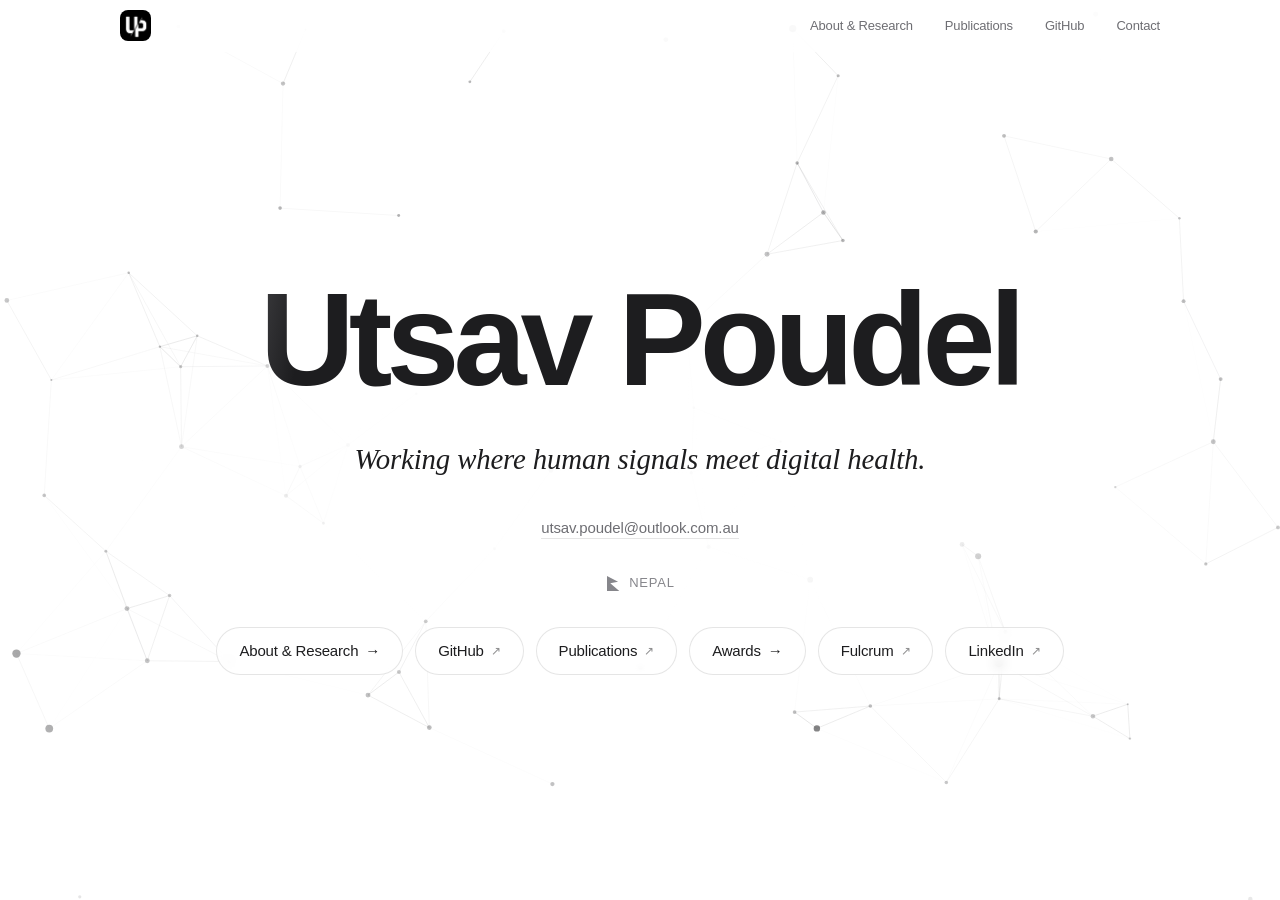
<file: index.html>
<!DOCTYPE html>
<html lang="en">
<head>
<meta charset="UTF-8">
<meta name="viewport" content="width=device-width, initial-scale=1">
<title>Utsav Poudel | AI Researcher from Nepal, HCI &amp; Digital Health</title>
<meta name="description" content="Utsav Poudel is an AI researcher from Nepal working in human-computer interaction, affective computing and digital health. Visiting researcher at Deakin University, collaborator at the University of Melbourne, and founder of the Fulcrum non-profit. Research on EEG, fMRI, graph neural networks and quantum machine learning.">
<meta name="author" content="Utsav Poudel">
<meta name="robots" content="index, follow, max-snippet:-1, max-image-preview:large, max-video-preview:-1">
<meta name="keywords" content="Utsav Poudel, Utsav Poudel Nepal, Utsav Poudel researcher, Utsav Poudel AI, Utsav Poudel AI researcher, Utsav Poudel HCI, Utsav Poudel affective computing, Utsav Poudel digital health, Utsav Poudel publications, Utsav Poudel VIT, Utsav Poudel Deakin, Utsav Poudel Fulcrum, Utshav Paudel, Utsav Paudel, AI researcher Nepal, human-computer interaction, affective computing, digital health AI">
<link rel="canonical" href="https://utsavpoudel.com.np/">

<meta property="og:type" content="profile">
<meta property="og:site_name" content="Utsav Poudel">
<meta property="og:url" content="https://utsavpoudel.com.np/">
<meta property="og:title" content="Utsav Poudel | AI Researcher from Nepal, HCI &amp; Digital Health">
<meta property="og:description" content="Utsav Poudel, AI researcher from Nepal, working in human-computer interaction, affective computing and digital health.">
<meta property="og:image" content="https://utsavpoudel.com.np/assets/m/6.png">
<meta property="og:image:alt" content="Utsav Poudel, AI researcher">
<meta property="og:locale" content="en_US">
<meta property="profile:first_name" content="Utsav">
<meta property="profile:last_name" content="Poudel">

<meta name="twitter:card" content="summary_large_image">
<meta name="twitter:title" content="Utsav Poudel | AI Researcher from Nepal, HCI &amp; Digital Health">
<meta name="twitter:description" content="Utsav Poudel, AI researcher from Nepal, working in human-computer interaction, affective computing and digital health.">
<meta name="twitter:image" content="https://utsavpoudel.com.np/assets/m/6.png">

<meta name="theme-color" content="#ffffff">
<link rel="icon" href="/assets/m/7.png" type="image/png">
<link rel="apple-touch-icon" href="/assets/m/7.png">
<link rel="manifest" href="/site.webmanifest">
<link rel="stylesheet" href="/assets/css/main.css?v=202609091041">

<script type="application/ld+json">
{
  "@context": "https://schema.org",
  "@graph": [
    {
      "@type": "Person",
      "@id": "https://utsavpoudel.com.np/#person",
      "name": "Utsav Poudel",
      "alternateName": ["Utshav Paudel", "Utsav Paudel", "U. Poudel"],
      "givenName": "Utsav",
      "familyName": "Poudel",
      "url": "https://utsavpoudel.com.np/",
      "mainEntityOfPage": "https://utsavpoudel.com.np/",
      "image": "https://utsavpoudel.com.np/assets/m/6.png",
      "jobTitle": "AI Researcher",
      "description": "Utsav Poudel is an AI researcher from Nepal working on human-computer interaction, affective computing and digital health, building empathetic AI systems from human cognitive signals such as EEG and fMRI.",
      "knowsLanguage": "en",
      "nationality": { "@type": "Country", "name": "Nepal" },
      "email": "mailto:hi@utsavpoudel.com.np",
      "alumniOf": [
        { "@type": "CollegeOrUniversity", "name": "Vellore Institute of Technology", "sameAs": "https://vit.ac.in/" },
        { "@type": "EducationalOrganization", "name": "Harvard Aspire Leaders Program", "sameAs": "https://www.aspireleaders.org/" }
      ],
      "affiliation": [
        { "@type": "CollegeOrUniversity", "name": "Deakin University", "sameAs": "https://www.deakin.edu.au/" },
        { "@type": "CollegeOrUniversity", "name": "The University of Melbourne", "sameAs": "https://www.unimelb.edu.au/" },
        { "@type": "CollegeOrUniversity", "name": "Monash University", "sameAs": "https://www.monash.edu/" }
      ],
      "worksFor": {
        "@type": "NGO",
        "@id": "https://fulcrumgo.github.io/#organization",
        "name": "Fulcrum",
        "url": "https://fulcrumgo.github.io/",
        "description": "Volunteer-run non-profit providing free AI education and mentorship to learners in under-resourced regions."
      },
      "knowsAbout": [
        "Human-Computer Interaction", "Affective Computing", "Digital Health",
        "Graph Neural Networks", "Quantum Machine Learning", "Representation Learning",
        "EEG Signal Analysis", "fMRI Connectivity", "Responsible AI in Psychiatry", "Geospatial AI"
      ],
      "award": [
        "Global Nominee, NASA Space Apps Challenge 2025",
        "Abroad Research Scholarship, Vellore Institute of Technology (2025)",
        "Dr. APJ Abdul Kalam Research Award (2024 and 2025)",
        "1st Runner-up, DevSoc'23 AI Hackathon",
        "Harvard Aspire Leaders Program, Alumni (2025)"
      ],
      "sameAs": [
        "https://github.com/r11up",
        "https://scholar.google.com/citations?user=BEfjz2gAAAAJ&hl=en",
        "https://www.researchgate.net/profile/Utsav-Poudel",
        "https://www.linkedin.com/in/poudelu/",
        "https://utsavpoudel.medium.com/",
        "https://sites.google.com/view/utsavpoudel",
        "https://fulcrumgo.github.io/about"
      ]
    },
    {
      "@type": "WebSite",
      "@id": "https://utsavpoudel.com.np/#website",
      "url": "https://utsavpoudel.com.np/",
      "name": "Utsav Poudel",
      "alternateName": "Utsav Poudel, AI Researcher",
      "description": "Personal site of Utsav Poudel, AI researcher in human-computer interaction, affective computing and digital health.",
      "publisher": { "@id": "https://utsavpoudel.com.np/#person" },
      "inLanguage": "en"
    },
    {
      "@type": "ProfilePage",
      "@id": "https://utsavpoudel.com.np/#profilepage",
      "url": "https://utsavpoudel.com.np/",
      "name": "Utsav Poudel, AI Researcher",
      "isPartOf": { "@id": "https://utsavpoudel.com.np/#website" },
      "about": { "@id": "https://utsavpoudel.com.np/#person" },
      "mainEntity": { "@id": "https://utsavpoudel.com.np/#person" },
      "significantLink": [
        "https://github.com/r11up",
        "https://scholar.google.com/citations?user=BEfjz2gAAAAJ&hl=en",
        "https://fulcrumgo.github.io/about",
        "https://www.linkedin.com/in/poudelu/"
      ]
    }
  ]
}
</script>
</head>
<body>
<a class="skip" href="#main">Skip to content</a>

<header class="nav" id="nav">
  <div class="wrap nav__inner">
    <a class="nav__brand" href="/" aria-label="Utsav Poudel, home"><img src="/assets/m/7.png" alt="Utsav Poudel" width="31" height="31"></a>
    <button class="nav__toggle" type="button" aria-label="Menu" aria-expanded="false"><span></span><span></span></button>
    <nav aria-label="Primary">
      <ul class="nav__list">
        <li><a href="/about/">About &amp; Research</a></li>
        <li><a href="https://scholar.google.com/citations?user=BEfjz2gAAAAJ&amp;hl=en" target="_blank" rel="noopener me">Publications</a></li>
        <li><a href="https://github.com/r11up" target="_blank" rel="noopener me">GitHub</a></li>
        <li><a href="mailto:hi@utsavpoudel.com.np">Contact</a></li>
      </ul>
    </nav>
  </div>
</header>

<main id="main">
  <section class="landing">
    <canvas id="graph-canvas" aria-hidden="true"></canvas>

    <div class="wrap landing__inner hero-anim">
      <h1 class="landing__name">Utsav Poudel</h1>

      <p class="landing__role">Working where human signals meet digital health.</p>

      <p class="landing__email"><a href="mailto:utsav.poudel@outlook.com.au">utsav.poudel@outlook.com.au</a></p>

      <a class="landing__origin" href="https://www.google.com/search?q=Nepal" target="_blank" rel="noopener">
        <span class="landing__origin-flag">
          <svg viewBox="0 0 20 24" role="img" aria-label="Flag of Nepal" focusable="false">
            <path d="M0 0 L17 9 L5 11 L20 24 L0 24 Z" fill="currentColor"/>
          </svg>
          <span class="landing__origin-emoji" aria-hidden="true">🇳🇵</span>
        </span>
        <span>Nepal</span>
      </a>

      <nav class="landing__links" aria-label="Primary links">
        <a href="/about/">About &amp; Research <span aria-hidden="true">→</span></a>
        <a href="https://github.com/r11up" target="_blank" rel="noopener me">GitHub <span class="ext" aria-hidden="true">↗</span></a>
        <a href="https://scholar.google.com/citations?user=BEfjz2gAAAAJ&amp;hl=en" target="_blank" rel="noopener me">Publications <span class="ext" aria-hidden="true">↗</span></a>
        <a href="/about/#awards">Awards <span aria-hidden="true">→</span></a>
        <a href="https://fulcrumgo.github.io/about" target="_blank" rel="noopener">Fulcrum <span class="ext" aria-hidden="true">↗</span></a>
        <a href="https://www.linkedin.com/in/poudelu/" target="_blank" rel="noopener me">LinkedIn <span class="ext" aria-hidden="true">↗</span></a>
      </nav>
    </div>
  </section>
</main>

<script src="/assets/js/hero.js?v=202609091041" defer></script>
<script src="/assets/js/main.js?v=202609091041" defer></script>
</body>
</html>
</file>
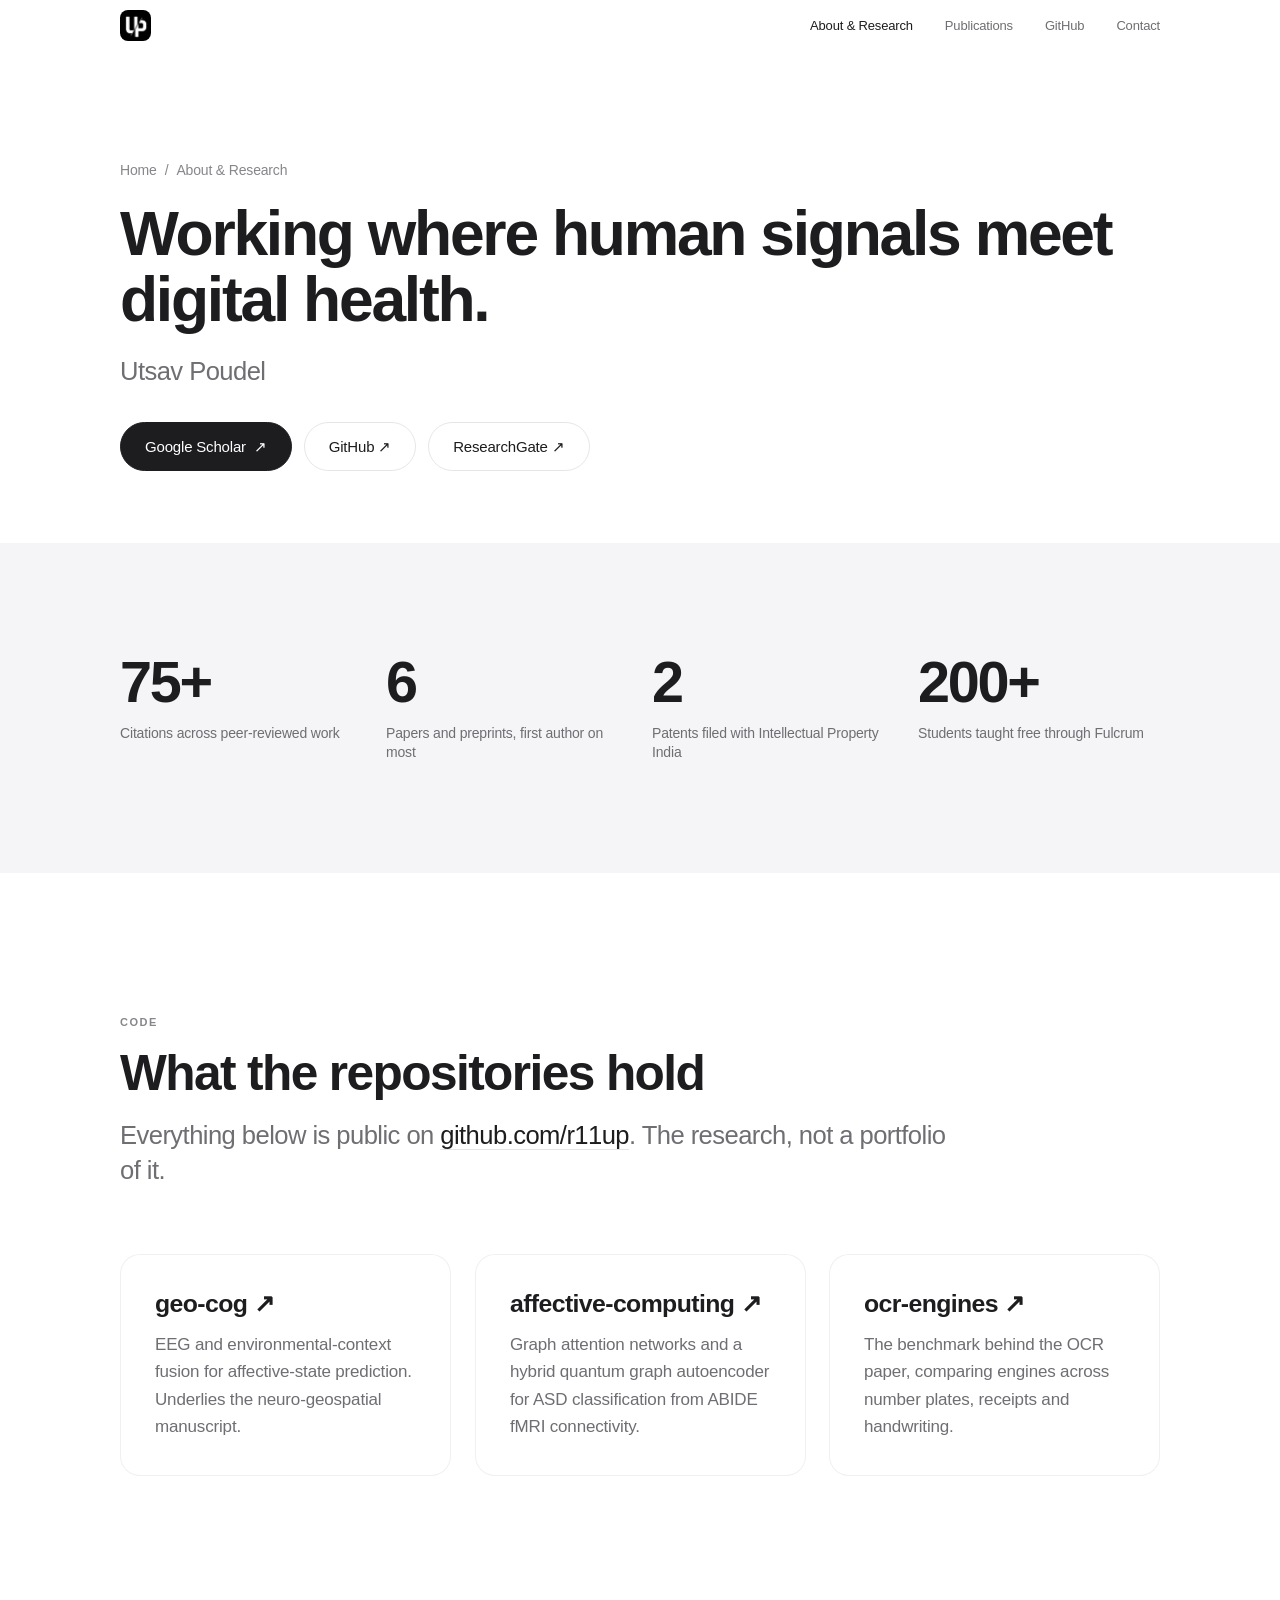
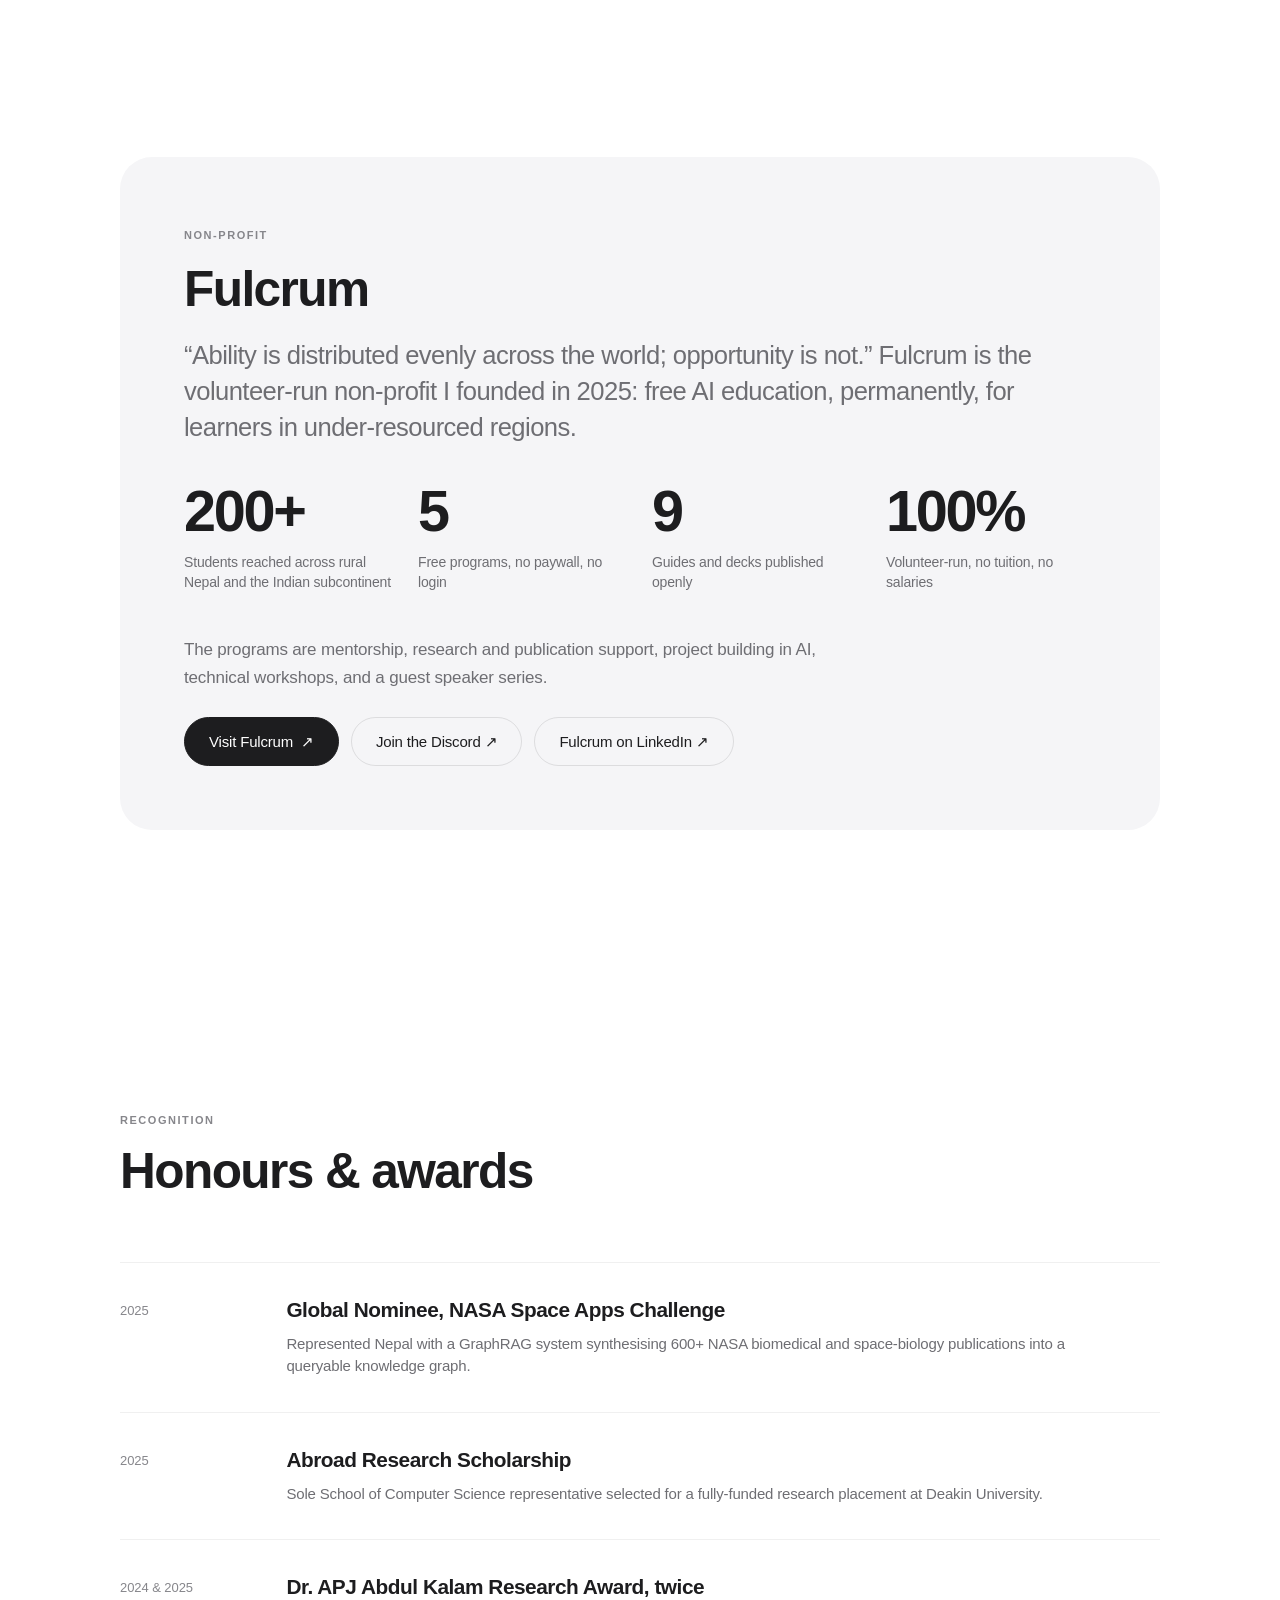
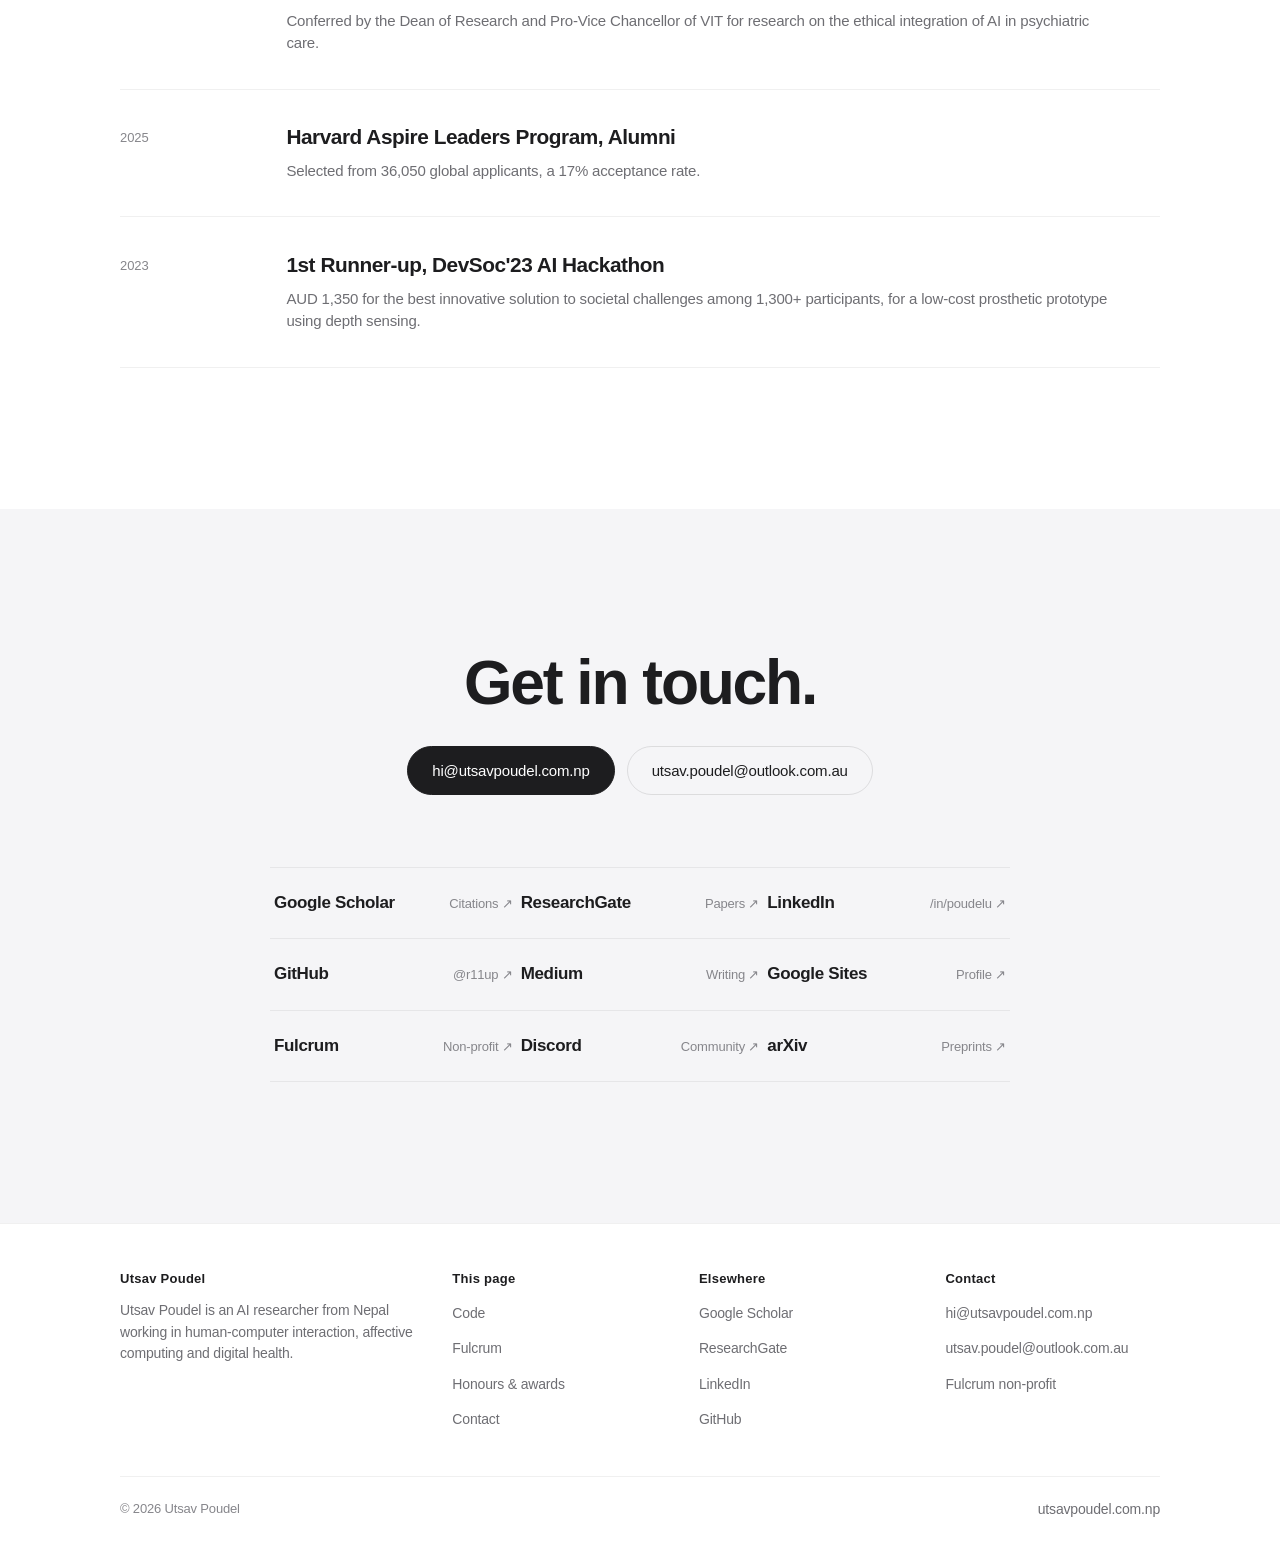
<file: about/index.html>
<!DOCTYPE html>
<html lang="en">
<head>
<meta charset="UTF-8">
<meta name="viewport" content="width=device-width, initial-scale=1">
<title>About Utsav Poudel | AI Researcher from Nepal in HCI &amp; Digital Health</title>
<meta name="description" content="About Utsav Poudel, an AI researcher from Nepal working in human-computer interaction, affective computing and digital health. Bachelor's from VIT, visiting research student at Deakin University, collaborator at the University of Melbourne, founder of the Fulcrum non-profit. Research on EEG and fMRI, graph neural networks and quantum machine learning.">
<meta name="author" content="Utsav Poudel">
<meta name="robots" content="index, follow, max-snippet:-1, max-image-preview:large, max-video-preview:-1">
<meta name="keywords" content="Utsav Poudel, about Utsav Poudel, Utsav Poudel Nepal, Utsav Poudel researcher, Utsav Poudel AI researcher, Utsav Poudel research, Utsav Poudel publications, Utsav Poudel awards, Utsav Poudel affective computing, Utsav Poudel HCI, Utsav Poudel digital health, Utsav Poudel Deakin University, Utsav Poudel VIT, Utsav Poudel Fulcrum, Utshav Paudel, Utsav Paudel, AI researcher Nepal">
<link rel="canonical" href="https://utsavpoudel.com.np/about/">

<meta property="og:type" content="profile">
<meta property="og:site_name" content="Utsav Poudel">
<meta property="og:url" content="https://utsavpoudel.com.np/about/">
<meta property="og:title" content="About Utsav Poudel | AI Researcher from Nepal in HCI &amp; Digital Health">
<meta property="og:description" content="Utsav Poudel, AI researcher from Nepal. Research on human cognitive signals, affective computing and digital health across VIT, Deakin University, Monash University and the University of Melbourne.">
<meta property="og:image" content="https://utsavpoudel.com.np/assets/m/6.png">
<meta property="og:image:alt" content="Utsav Poudel, AI researcher">
<meta name="twitter:card" content="summary_large_image">
<meta name="twitter:title" content="About Utsav Poudel | AI Researcher from Nepal">
<meta name="twitter:description" content="Utsav Poudel, AI researcher from Nepal. Human-computer interaction, affective computing, digital health, and the Fulcrum non-profit.">
<meta name="twitter:image" content="https://utsavpoudel.com.np/assets/m/6.png">

<meta name="theme-color" content="#ffffff">
<link rel="icon" href="/assets/m/7.png" type="image/png">
<link rel="apple-touch-icon" href="/assets/m/7.png">
<link rel="manifest" href="/site.webmanifest">
<link rel="stylesheet" href="/assets/css/main.css?v=202609091041">

<script type="application/ld+json">
{
  "@context": "https://schema.org",
  "@graph": [
    {
      "@type": "AboutPage",
      "@id": "https://utsavpoudel.com.np/about/#page",
      "url": "https://utsavpoudel.com.np/about/",
      "name": "About Utsav Poudel",
      "description": "Research focus, code and awards of Utsav Poudel, AI researcher in human-computer interaction, affective computing and digital health.",
      "inLanguage": "en",
      "isPartOf": { "@id": "https://utsavpoudel.com.np/#website" },
      "about": { "@id": "https://utsavpoudel.com.np/#person" },
      "mainEntity": { "@id": "https://utsavpoudel.com.np/#person" },
      "breadcrumb": {
        "@type": "BreadcrumbList",
        "itemListElement": [
          { "@type": "ListItem", "position": 1, "name": "Utsav Poudel", "item": "https://utsavpoudel.com.np/" },
          { "@type": "ListItem", "position": 2, "name": "About & Research", "item": "https://utsavpoudel.com.np/about/" }
        ]
      }
    },
    {
      "@type": "Person",
      "@id": "https://utsavpoudel.com.np/#person",
      "name": "Utsav Poudel",
      "alternateName": ["Utshav Paudel", "Utsav Paudel", "U. Poudel"],
      "url": "https://utsavpoudel.com.np/",
      "jobTitle": "AI Researcher",
      "description": "Utsav Poudel is an AI researcher from Nepal working in human-computer interaction, affective computing and digital health.",
      "email": "mailto:hi@utsavpoudel.com.np",
      "alumniOf": { "@type": "CollegeOrUniversity", "name": "Vellore Institute of Technology", "sameAs": "https://vit.ac.in/" },
      "affiliation": [
        { "@type": "CollegeOrUniversity", "name": "Deakin University", "sameAs": "https://www.deakin.edu.au/" },
        { "@type": "CollegeOrUniversity", "name": "The University of Melbourne", "sameAs": "https://www.unimelb.edu.au/" },
        { "@type": "CollegeOrUniversity", "name": "Monash University", "sameAs": "https://www.monash.edu/" }
      ],
      "knowsAbout": [
        "Human-Computer Interaction", "Affective Computing", "Digital Health",
        "Graph Neural Networks", "Quantum Machine Learning", "EEG Signal Analysis",
        "fMRI Connectivity", "Responsible AI in Psychiatry"
      ],
      "award": [
        "Global Nominee, NASA Space Apps Challenge 2025",
        "Abroad Research Scholarship, Vellore Institute of Technology (2025)",
        "Dr. APJ Abdul Kalam Research Award (2024 and 2025)",
        "1st Runner-up, DevSoc'23 AI Hackathon",
        "Harvard Aspire Leaders Program, Alumni (2025)"
      ],
      "worksFor": {
        "@type": "NGO",
        "name": "Fulcrum",
        "url": "https://fulcrumgo.github.io/",
        "description": "Volunteer-run non-profit providing free AI education and mentorship to learners in under-resourced regions."
      },
      "sameAs": [
        "https://github.com/r11up",
        "https://scholar.google.com/citations?user=BEfjz2gAAAAJ&hl=en",
        "https://www.researchgate.net/profile/Utsav-Poudel",
        "https://www.linkedin.com/in/poudelu/",
        "https://utsavpoudel.medium.com/",
        "https://sites.google.com/view/utsavpoudel",
        "https://fulcrumgo.github.io/about"
      ]
    }
    ,{
      "@type": "NGO",
      "@id": "https://fulcrumgo.github.io/#organization",
      "name": "Fulcrum",
      "url": "https://fulcrumgo.github.io/",
      "description": "Volunteer-run non-profit providing free AI education, mentorship, research and publication support to learners in under-resourced regions.",
      "foundingDate": "2025",
      "founder": { "@id": "https://utsavpoudel.com.np/#person" },
      "sameAs": [
        "https://fulcrumgo.github.io/about",
        "https://www.linkedin.com/company/gofulcrum/",
        "https://www.instagram.com/gofulcrum/"
      ]
    }
  ]
}
</script>
</head>
<body>
<a class="skip" href="#main">Skip to content</a>

<header class="nav" id="nav">
  <div class="wrap nav__inner">
    <a class="nav__brand" href="/" aria-label="Utsav Poudel, home"><img src="/assets/m/7.png" alt="Utsav Poudel" width="31" height="31"></a>
    <button class="nav__toggle" type="button" aria-label="Menu" aria-expanded="false"><span></span><span></span></button>
    <nav aria-label="Primary">
      <ul class="nav__list">
        <li><a href="/about/" aria-current="page">About &amp; Research</a></li>
        <li><a href="https://scholar.google.com/citations?user=BEfjz2gAAAAJ&amp;hl=en" target="_blank" rel="noopener me">Publications</a></li>
        <li><a href="https://github.com/r11up" target="_blank" rel="noopener me">GitHub</a></li>
        <li><a href="#contact">Contact</a></li>
      </ul>
    </nav>
  </div>
</header>

<main id="main">

  <!-- ============ HEADER ============ -->
  <section class="page-head">
    <div class="wrap">
      <nav class="crumbs small reveal" aria-label="Breadcrumb"><a href="/">Home</a><span>/</span><span>About &amp; Research</span></nav>
      <h1 class="h1 reveal">Working where human signals meet digital health.</h1>
      <p class="lead reveal" data-delay="0.08">Utsav Poudel</p>
      <div class="btn-row reveal" data-delay="0.14" style="margin-top:32px;">
        <a class="btn" href="https://scholar.google.com/citations?user=BEfjz2gAAAAJ&amp;hl=en" target="_blank" rel="noopener me">Google Scholar <span class="btn__arrow" aria-hidden="true">↗</span></a>
        <a class="btn btn--ghost" href="https://github.com/r11up" target="_blank" rel="noopener me">GitHub ↗</a>
        <a class="btn btn--ghost" href="https://www.researchgate.net/profile/Utsav-Poudel" target="_blank" rel="noopener me">ResearchGate ↗</a>
      </div>
    </div>
  </section>

  <!-- ============ NUMBERS ============ -->
  <section class="section section--tight section--grey">
    <div class="wrap">
      <div class="grid grid--4">
        <div class="stat reveal">
          <div class="stat__num"><span data-count="75" data-suffix="+">75+</span></div>
          <p class="stat__label">Citations across peer-reviewed work</p>
        </div>
        <div class="stat reveal" data-delay="0.08">
          <div class="stat__num"><span data-count="6" data-suffix="">6</span></div>
          <p class="stat__label">Papers and preprints, first author on most</p>
        </div>
        <div class="stat reveal" data-delay="0.16">
          <div class="stat__num"><span data-count="2" data-suffix="">2</span></div>
          <p class="stat__label">Patents filed with Intellectual Property India</p>
        </div>
        <div class="stat reveal" data-delay="0.24">
          <div class="stat__num"><span data-count="200" data-suffix="+">200+</span></div>
          <p class="stat__label">Students taught free through Fulcrum</p>
        </div>
      </div>
    </div>
  </section>

  <!-- ============ CODE ============ -->
  <section class="section" id="code">
    <div class="wrap">
      <div class="section-head reveal">
        <span class="mono-label">Code</span>
        <h2 class="h2">What the repositories hold</h2>
        <p class="lead">Everything below is public on <a class="text-link" href="https://github.com/r11up" target="_blank" rel="noopener me">github.com/r11up</a>. The research, not a portfolio of it.</p>
      </div>

      <div class="grid grid--3">
        <a class="card reveal" href="https://github.com/r11up/geo-cog" target="_blank" rel="noopener">
          <h3 class="h3">geo-cog <span aria-hidden="true">↗</span></h3>
          <p class="body">EEG and environmental-context fusion for affective-state prediction. Underlies the neuro-geospatial manuscript.</p>
        </a>
        <a class="card reveal" data-delay="0.08" href="https://github.com/r11up/affective-computing" target="_blank" rel="noopener">
          <h3 class="h3">affective-computing <span aria-hidden="true">↗</span></h3>
          <p class="body">Graph attention networks and a hybrid quantum graph autoencoder for ASD classification from ABIDE fMRI connectivity.</p>
        </a>
        <a class="card reveal" data-delay="0.16" href="https://github.com/r11up/ocr-engines" target="_blank" rel="noopener">
          <h3 class="h3">ocr-engines <span aria-hidden="true">↗</span></h3>
          <p class="body">The benchmark behind the OCR paper, comparing engines across number plates, receipts and handwriting.</p>
        </a>
      </div>
    </div>
  </section>

  <!-- ============ FULCRUM ============ -->
  <section class="section" id="fulcrum">
    <div class="wrap">
      <div class="panel reveal">
        <span class="mono-label">Non-profit</span>
        <h2 class="h2" style="margin:16px 0 22px;">Fulcrum</h2>
        <p class="lead measure" style="margin-bottom:30px;">“Ability is distributed evenly across the world; opportunity is not.” Fulcrum is the volunteer-run non-profit I founded in 2025: free AI education, permanently, for learners in under-resourced regions.</p>

        <div class="grid grid--4" style="margin-bottom:36px;">
          <div class="stat"><div class="stat__num">200+</div><p class="stat__label">Students reached across rural Nepal and the Indian subcontinent</p></div>
          <div class="stat"><div class="stat__num">5</div><p class="stat__label">Free programs, no paywall, no login</p></div>
          <div class="stat"><div class="stat__num">9</div><p class="stat__label">Guides and decks published openly</p></div>
          <div class="stat"><div class="stat__num">100%</div><p class="stat__label">Volunteer-run, no tuition, no salaries</p></div>
        </div>

        <p class="body" style="margin-bottom:26px; max-width:70ch;">The programs are mentorship, research and publication support, project building in AI, technical workshops, and a guest speaker series.</p>

        <div class="btn-row">
          <a class="btn" href="https://fulcrumgo.github.io/about" target="_blank" rel="noopener">Visit Fulcrum <span class="btn__arrow" aria-hidden="true">↗</span></a>
          <a class="btn btn--ghost" href="https://discord.gg/gbQCGkupdJ" target="_blank" rel="noopener">Join the Discord ↗</a>
          <a class="btn btn--ghost" href="https://www.linkedin.com/company/gofulcrum/" target="_blank" rel="noopener">Fulcrum on LinkedIn ↗</a>
        </div>
      </div>
    </div>
  </section>

  <!-- ============ AWARDS ============ -->
  <section class="section" id="awards">
    <div class="wrap">
      <div class="section-head reveal">
        <span class="mono-label">Recognition</span>
        <h2 class="h2">Honours &amp; awards</h2>
      </div>
      <div class="rows">
        <div class="row reveal">
          <div class="row__meta">2025</div>
          <div>
            <h3 class="row__title">Global Nominee, NASA Space Apps Challenge</h3>
            <p class="row__sub">Represented Nepal with a GraphRAG system synthesising 600+ NASA biomedical and space-biology publications into a queryable knowledge graph.</p>
          </div>
          <div class="row__aside"></div>
        </div>
        <div class="row reveal">
          <div class="row__meta">2025</div>
          <div>
            <h3 class="row__title">Abroad Research Scholarship</h3>
            <p class="row__sub">Sole School of Computer Science representative selected for a fully-funded research placement at Deakin University.</p>
          </div>
          <div class="row__aside"></div>
        </div>
        <div class="row reveal">
          <div class="row__meta">2024 &amp; 2025</div>
          <div>
            <h3 class="row__title">Dr. APJ Abdul Kalam Research Award, twice</h3>
            <p class="row__sub">Conferred by the Dean of Research and Pro-Vice Chancellor of VIT for research on the ethical integration of AI in psychiatric care.</p>
          </div>
          <div class="row__aside"></div>
        </div>
        <div class="row reveal">
          <div class="row__meta">2025</div>
          <div>
            <h3 class="row__title">Harvard Aspire Leaders Program, Alumni</h3>
            <p class="row__sub">Selected from 36,050 global applicants, a 17% acceptance rate.</p>
          </div>
          <div class="row__aside"></div>
        </div>
        <div class="row reveal">
          <div class="row__meta">2023</div>
          <div>
            <h3 class="row__title">1st Runner-up, DevSoc'23 AI Hackathon</h3>
            <p class="row__sub">AUD 1,350 for the best innovative solution to societal challenges among 1,300+ participants, for a low-cost prosthetic prototype using depth sensing.</p>
          </div>
          <div class="row__aside"></div>
        </div>
      </div>
    </div>
  </section>

  <!-- ============ CONTACT ============ -->
  <section class="section section--grey contact-cta" id="contact">
    <div class="wrap wrap--narrow">
      <h2 class="h1 reveal">Get in touch.</h2>
      <div class="btn-row reveal" data-delay="0.08" style="justify-content:center; margin-top:30px;">
        <a class="btn" href="mailto:hi@utsavpoudel.com.np">hi@utsavpoudel.com.np</a>
        <a class="btn btn--ghost" href="mailto:utsav.poudel@outlook.com.au">utsav.poudel@outlook.com.au</a>
      </div>

      <div class="links reveal" data-delay="0.14" style="margin-top:clamp(40px,6vw,72px); text-align:left;">
        <a class="links__item" href="https://scholar.google.com/citations?user=BEfjz2gAAAAJ&amp;hl=en" target="_blank" rel="noopener me"><span class="links__name">Google Scholar</span><span class="links__meta">Citations ↗</span></a>
        <a class="links__item" href="https://www.researchgate.net/profile/Utsav-Poudel" target="_blank" rel="noopener me"><span class="links__name">ResearchGate</span><span class="links__meta">Papers ↗</span></a>
        <a class="links__item" href="https://www.linkedin.com/in/poudelu/" target="_blank" rel="noopener me"><span class="links__name">LinkedIn</span><span class="links__meta">/in/poudelu ↗</span></a>
        <a class="links__item" href="https://github.com/r11up" target="_blank" rel="noopener me"><span class="links__name">GitHub</span><span class="links__meta">@r11up ↗</span></a>
        <a class="links__item" href="https://utsavpoudel.medium.com/" target="_blank" rel="noopener me"><span class="links__name">Medium</span><span class="links__meta">Writing ↗</span></a>
        <a class="links__item" href="https://sites.google.com/view/utsavpoudel" target="_blank" rel="noopener me"><span class="links__name">Google Sites</span><span class="links__meta">Profile ↗</span></a>
        <a class="links__item" href="https://fulcrumgo.github.io/about" target="_blank" rel="noopener"><span class="links__name">Fulcrum</span><span class="links__meta">Non-profit ↗</span></a>
        <a class="links__item" href="https://discord.gg/gbQCGkupdJ" target="_blank" rel="noopener"><span class="links__name">Discord</span><span class="links__meta">Community ↗</span></a>
        <a class="links__item" href="https://arxiv.org/search/?searchtype=author&amp;query=Poudel%2C+U" target="_blank" rel="noopener"><span class="links__name">arXiv</span><span class="links__meta">Preprints ↗</span></a>
      </div>
    </div>
  </section>

</main>

<footer class="footer">
  <div class="wrap">
    <div class="footer__grid">
      <div>
        <h4>Utsav Poudel</h4>
        <p>Utsav Poudel is an AI researcher from Nepal working in human-computer interaction, affective computing and digital health.</p>
      </div>
      <div>
        <h4>This page</h4>
        <ul>
          <li><a href="#code">Code</a></li>
          <li><a href="#fulcrum">Fulcrum</a></li>
          <li><a href="#awards">Honours &amp; awards</a></li>
          <li><a href="#contact">Contact</a></li>
        </ul>
      </div>
      <div>
        <h4>Elsewhere</h4>
        <ul>
          <li><a href="https://scholar.google.com/citations?user=BEfjz2gAAAAJ&amp;hl=en" target="_blank" rel="noopener me">Google Scholar</a></li>
          <li><a href="https://www.researchgate.net/profile/Utsav-Poudel" target="_blank" rel="noopener me">ResearchGate</a></li>
          <li><a href="https://www.linkedin.com/in/poudelu/" target="_blank" rel="noopener me">LinkedIn</a></li>
          <li><a href="https://github.com/r11up" target="_blank" rel="noopener me">GitHub</a></li>
        </ul>
      </div>
      <div>
        <h4>Contact</h4>
        <ul>
          <li><a href="mailto:hi@utsavpoudel.com.np">hi@utsavpoudel.com.np</a></li>
          <li><a href="mailto:utsav.poudel@outlook.com.au">utsav.poudel@outlook.com.au</a></li>
          <li><a href="https://fulcrumgo.github.io/about" target="_blank" rel="noopener">Fulcrum non-profit</a></li>
        </ul>
      </div>
    </div>
    <div class="footer__bottom">
      <span>© <span data-year>2026</span> Utsav Poudel</span>
      <span><a href="/">utsavpoudel.com.np</a></span>
    </div>
  </div>
</footer>

<script src="/assets/js/main.js?v=202609091041" defer></script>
</body>
</html>
</file>
<file: assets/css/main.css>
/* ==========================================================================
   utsavpoudel.com.np — design system
   White ground, black type, quiet motion.
   ========================================================================== */

:root {
  --ink:        #1d1d1f;
  --ink-2:      #6e6e73;
  --ink-3:      #86868b;
  --line:       rgba(0, 0, 0, 0.10);
  --line-soft:  rgba(0, 0, 0, 0.06);
  --bg:         #ffffff;
  --bg-2:       #f5f5f7;
  --bg-3:       #fafafc;

  --sans: -apple-system, BlinkMacSystemFont, "SF Pro Display", "SF Pro Text",
          "Inter", "Helvetica Neue", Helvetica, Arial, sans-serif;
  --serif: "New York", "Iowan Old Style", "Palatino Linotype", Palatino,
           "Times New Roman", serif;

  --wrap: 1120px;
  --pad: clamp(20px, 5vw, 40px);
  --section-y: clamp(76px, 11vw, 152px);

  --ease: cubic-bezier(0.22, 1, 0.36, 1);
  --ease-io: cubic-bezier(0.4, 0, 0.2, 1);

  --nav-h: 52px;
  color-scheme: light;
}

/* ---------- reset ---------- */
*, *::before, *::after { box-sizing: border-box; }

html {
  -webkit-text-size-adjust: 100%;
  scroll-behavior: smooth;
  scroll-padding-top: calc(var(--nav-h) + 24px);
}

body {
  margin: 0;
  background: var(--bg);
  color: var(--ink);
  font-family: var(--sans);
  font-size: 17px;
  line-height: 1.55;
  letter-spacing: -0.01em;
  -webkit-font-smoothing: antialiased;
  -moz-osx-font-smoothing: grayscale;
  overflow-x: hidden;
}

img { max-width: 100%; height: auto; display: block; }
a { color: inherit; text-decoration: none; }
h1, h2, h3, h4 { margin: 0; font-weight: 600; letter-spacing: -0.028em; line-height: 1.08; }
p { margin: 0; }
ul, ol { margin: 0; padding: 0; }
li { list-style: none; }

::selection { background: #1d1d1f; color: #fff; }

:focus-visible {
  outline: 2px solid var(--ink);
  outline-offset: 3px;
  border-radius: 4px;
}

.skip {
  position: absolute;
  left: -9999px;
  top: 0;
  background: var(--ink);
  color: #fff;
  padding: 12px 18px;
  z-index: 200;
  border-radius: 0 0 10px 0;
}
.skip:focus { left: 0; }

/* ---------- layout ---------- */
.wrap {
  width: 100%;
  max-width: var(--wrap);
  margin-inline: auto;
  padding-inline: var(--pad);
}
.wrap--narrow { max-width: 820px; }
/* a reading column that stays flush with the section headings above it */
.column { max-width: 74ch; }

section { position: relative; }
.section { padding-block: var(--section-y); }
.section--tight { padding-block: clamp(56px, 8vw, 104px); }
.section--grey { background: var(--bg-2); }
.section + .section--grey, .section--grey + .section { border-top: 1px solid transparent; }

.rule { height: 1px; background: var(--line-soft); border: 0; margin: 0; }

/* ---------- type ---------- */
.display {
  font-size: clamp(2.9rem, 9.2vw, 6.6rem);
  font-weight: 600;
  letter-spacing: -0.042em;
  line-height: 0.98;
}
.h1 {
  font-size: clamp(2.2rem, 5.6vw, 3.9rem);
  letter-spacing: -0.036em;
  line-height: 1.05;
}
.h2 {
  font-size: clamp(1.85rem, 4.1vw, 3.1rem);
  letter-spacing: -0.032em;
  line-height: 1.06;
}
.h3 {
  font-size: clamp(1.2rem, 2.1vw, 1.55rem);
  letter-spacing: -0.024em;
  line-height: 1.2;
}
.h4 {
  font-size: 1.0625rem;
  letter-spacing: -0.014em;
  font-weight: 600;
}
.lead {
  font-size: clamp(1.15rem, 2.1vw, 1.6rem);
  line-height: 1.4;
  letter-spacing: -0.022em;
  color: var(--ink-2);
  font-weight: 400;
}
.body { font-size: 1.0625rem; line-height: 1.62; color: var(--ink-2); }
.body strong { color: var(--ink); font-weight: 600; }
.small { font-size: 0.875rem; line-height: 1.5; color: var(--ink-3); }
.mono-label {
  font-size: 0.6875rem;
  font-weight: 600;
  letter-spacing: 0.14em;
  text-transform: uppercase;
  color: var(--ink-3);
}
.serif-quote {
  font-family: var(--serif);
  font-style: italic;
  letter-spacing: -0.01em;
}

.stack > * + * { margin-top: 1rem; }
.stack-lg > * + * { margin-top: 1.75rem; }
.measure { max-width: 68ch; }

.link-underline {
  background-image: linear-gradient(currentColor, currentColor);
  background-size: 0% 1px;
  background-repeat: no-repeat;
  background-position: 0 100%;
  transition: background-size 0.4s var(--ease);
}
.link-underline:hover { background-size: 100% 1px; }

.text-link {
  color: var(--ink);
  border-bottom: 1px solid var(--line);
  transition: border-color 0.3s var(--ease);
}
.text-link:hover { border-color: var(--ink); }

/* ---------- nav ---------- */
.nav {
  position: fixed;
  inset: 0 0 auto 0;
  height: var(--nav-h);
  z-index: 100;
  background: rgba(255, 255, 255, 0.72);
  -webkit-backdrop-filter: saturate(180%) blur(20px);
  backdrop-filter: saturate(180%) blur(20px);
  border-bottom: 1px solid transparent;
  transition: border-color 0.4s var(--ease), background 0.4s var(--ease);
}
.nav.is-scrolled { border-bottom-color: var(--line-soft); }

.nav__inner {
  height: 100%;
  display: flex;
  align-items: center;
  justify-content: space-between;
  gap: 24px;
}
.nav__brand {
  display: flex;
  align-items: center;
  font-size: 0.9375rem;
  font-weight: 600;
  letter-spacing: -0.015em;
  white-space: nowrap;
}
.nav__brand img {
  width: 31px;
  height: 31px;
  border-radius: 8px;
  display: block;
  transition: transform 0.4s var(--ease), opacity 0.3s var(--ease);
}
.nav__brand:hover img { transform: scale(1.06); opacity: 0.85; }
.nav__list {
  display: flex;
  align-items: center;
  gap: clamp(16px, 2.6vw, 32px);
}
.nav__list a {
  font-size: 0.8125rem;
  color: var(--ink-2);
  transition: color 0.25s var(--ease);
}
.nav__list a:hover, .nav__list a[aria-current="page"] { color: var(--ink); }

.nav__toggle {
  display: none;
  width: 34px;
  height: 34px;
  border: 0;
  background: none;
  padding: 0;
  cursor: pointer;
  position: relative;
}
.nav__toggle span {
  position: absolute;
  left: 7px;
  width: 20px;
  height: 1.5px;
  background: var(--ink);
  transition: transform 0.4s var(--ease), opacity 0.25s var(--ease);
}
.nav__toggle span:nth-child(1) { top: 13px; }
.nav__toggle span:nth-child(2) { top: 20px; }
.nav.is-open .nav__toggle span:nth-child(1) { transform: translateY(3.5px) rotate(45deg); }
.nav.is-open .nav__toggle span:nth-child(2) { transform: translateY(-3.5px) rotate(-45deg); }

@media (max-width: 820px) {
  .nav__toggle { display: block; }
  .nav__list {
    position: fixed;
    inset: var(--nav-h) 0 auto 0;
    flex-direction: column;
    align-items: flex-start;
    gap: 0;
    background: rgba(255, 255, 255, 0.94);
    -webkit-backdrop-filter: saturate(180%) blur(20px);
    backdrop-filter: saturate(180%) blur(20px);
    border-bottom: 1px solid var(--line-soft);
    padding: 8px var(--pad) 24px;
    transform: translateY(-8px);
    opacity: 0;
    pointer-events: none;
    transition: opacity 0.35s var(--ease), transform 0.35s var(--ease);
  }
  .nav.is-open .nav__list { opacity: 1; transform: none; pointer-events: auto; }
  .nav__list li { width: 100%; }
  .nav__list a {
    display: block;
    width: 100%;
    padding: 14px 0;
    font-size: 1.25rem;
    letter-spacing: -0.02em;
    border-bottom: 1px solid var(--line-soft);
  }
  .nav__list li:last-child a { border-bottom: 0; }
}

/* ---------- buttons ---------- */
.btn {
  display: inline-flex;
  align-items: center;
  gap: 8px;
  padding: 12px 24px;
  border-radius: 980px;
  font-size: 0.9375rem;
  font-weight: 500;
  letter-spacing: -0.012em;
  border: 1px solid var(--ink);
  background: var(--ink);
  color: #fff;
  cursor: pointer;
  transition: transform 0.35s var(--ease), background 0.3s var(--ease),
              color 0.3s var(--ease), box-shadow 0.35s var(--ease);
}
.btn:hover {
  transform: translateY(-2px);
  box-shadow: 0 10px 24px rgba(0, 0, 0, 0.14);
}
.btn--ghost { background: transparent; color: var(--ink); border-color: var(--line); }
.btn--ghost:hover { border-color: var(--ink); box-shadow: 0 10px 24px rgba(0, 0, 0, 0.07); }
.btn__arrow { transition: transform 0.35s var(--ease); }
.btn:hover .btn__arrow { transform: translateX(3px); }

.btn-row { display: flex; flex-wrap: wrap; gap: 12px; }

/* ---------- hero ---------- */
.hero {
  min-height: min(94vh, 900px);
  display: flex;
  align-items: center;
  padding-top: calc(var(--nav-h) + 40px);
  padding-bottom: 72px;
  position: relative;
  overflow: hidden;
}
.hero::after {
  content: "";
  position: absolute;
  inset: auto -20% -60% -20%;
  height: 70%;
  background: radial-gradient(60% 60% at 50% 100%, rgba(0, 0, 0, 0.045), transparent 72%);
  pointer-events: none;
}
.hero__inner { position: relative; z-index: 1; width: 100%; }
.hero__eyebrow { margin-bottom: 22px; }
.hero__name { margin-bottom: 22px; }
.hero__lead { max-width: 42ch; margin-bottom: 34px; }
.hero__meta {
  display: flex;
  flex-wrap: wrap;
  gap: 8px 10px;
  margin-bottom: 38px;
}
.chip {
  display: inline-flex;
  align-items: center;
  padding: 6px 14px;
  border: 1px solid var(--line);
  border-radius: 980px;
  font-size: 0.8125rem;
  color: var(--ink-2);
  letter-spacing: -0.008em;
  transition: border-color 0.3s var(--ease), color 0.3s var(--ease), transform 0.3s var(--ease);
}
a.chip:hover { border-color: var(--ink); color: var(--ink); transform: translateY(-1px); }

.scroll-cue {
  position: absolute;
  left: 50%;
  bottom: 28px;
  transform: translateX(-50%);
  display: flex;
  flex-direction: column;
  align-items: center;
  gap: 8px;
  color: var(--ink-3);
  font-size: 0.6875rem;
  letter-spacing: 0.14em;
  text-transform: uppercase;
}
.scroll-cue__line {
  width: 1px;
  height: 40px;
  background: linear-gradient(var(--ink-3), transparent);
  animation: cue 2.6s var(--ease-io) infinite;
  transform-origin: top;
}
@keyframes cue {
  0%   { transform: scaleY(0); opacity: 0; }
  35%  { transform: scaleY(1); opacity: 1; }
  100% { transform: scaleY(1); opacity: 0; transform-origin: bottom; }
}
@media (max-width: 820px) { .scroll-cue { display: none; } }

/* ---------- page header (subpages) ---------- */
.page-head {
  padding-top: calc(var(--nav-h) + clamp(56px, 9vw, 108px));
  padding-bottom: clamp(40px, 6vw, 72px);
}
.page-head .lead { max-width: 62ch; margin-top: 22px; }
.crumbs { display: flex; gap: 8px; align-items: center; margin-bottom: 20px; }
.crumbs a { color: var(--ink-3); }
.crumbs a:hover { color: var(--ink); }

/* ---------- section headers ---------- */
.section-head { margin-bottom: clamp(36px, 5vw, 64px); }
.section-head .mono-label { display: block; margin-bottom: 16px; }
.section-head .lead { margin-top: 18px; max-width: 58ch; }

/* ---------- grids & cards ---------- */
.grid { display: grid; gap: clamp(16px, 2vw, 24px); }
.grid--2 { grid-template-columns: repeat(2, minmax(0, 1fr)); }
.grid--3 { grid-template-columns: repeat(3, minmax(0, 1fr)); }
.grid--4 { grid-template-columns: repeat(4, minmax(0, 1fr)); }
@media (max-width: 900px) {
  .grid--3, .grid--4 { grid-template-columns: repeat(2, minmax(0, 1fr)); }
}
@media (max-width: 620px) {
  .grid--2, .grid--3, .grid--4 { grid-template-columns: minmax(0, 1fr); }
}

.card {
  background: var(--bg);
  border: 1px solid var(--line-soft);
  border-radius: 20px;
  padding: clamp(22px, 3vw, 34px);
  transition: transform 0.5s var(--ease), box-shadow 0.5s var(--ease), border-color 0.5s var(--ease);
  position: relative;
  height: 100%;
}
.card:hover {
  transform: translateY(-4px);
  border-color: var(--line);
  box-shadow: 0 18px 44px rgba(0, 0, 0, 0.07);
}
.card--flat:hover { transform: none; box-shadow: none; }
.card__num {
  font-size: 0.6875rem;
  font-weight: 600;
  letter-spacing: 0.14em;
  color: var(--ink-3);
  margin-bottom: 18px;
  display: block;
}
.card .h3 { margin-bottom: 12px; }
.card__tags { display: flex; flex-wrap: wrap; gap: 6px; margin-top: 20px; }
.tag {
  font-size: 0.75rem;
  color: var(--ink-3);
  border: 1px solid var(--line-soft);
  border-radius: 980px;
  padding: 4px 11px;
}

/* ---------- stats ---------- */
.stat { padding-block: 8px; }
.stat__num {
  font-size: clamp(2.4rem, 5vw, 3.6rem);
  font-weight: 600;
  letter-spacing: -0.04em;
  line-height: 1;
  font-variant-numeric: tabular-nums;
}
.stat__label { margin-top: 12px; font-size: 0.875rem; color: var(--ink-2); line-height: 1.4; }

/* ---------- list rows (publications, awards, timeline) ---------- */
.rows { border-top: 1px solid var(--line-soft); }
.row {
  display: grid;
  grid-template-columns: 128px minmax(0, 1fr) auto;
  gap: clamp(16px, 3vw, 40px);
  align-items: start;
  padding-block: clamp(24px, 3vw, 34px);
  border-bottom: 1px solid var(--line-soft);
  transition: background 0.4s var(--ease);
}
.row:hover { background: linear-gradient(90deg, rgba(0,0,0,0.018), transparent 70%); }
.row__meta { color: var(--ink-3); font-size: 0.8125rem; padding-top: 4px; letter-spacing: -0.005em; }
.row__title { font-size: clamp(1.05rem, 1.7vw, 1.3rem); font-weight: 600; letter-spacing: -0.022em; line-height: 1.25; }
.row__sub { margin-top: 10px; color: var(--ink-2); font-size: 0.9375rem; line-height: 1.5; }
.row__note { margin-top: 12px; color: var(--ink-3); font-size: 0.875rem; line-height: 1.5; }
.row__aside { display: flex; flex-direction: column; align-items: flex-end; gap: 8px; padding-top: 2px; }
.row__badge {
  font-size: 0.75rem;
  color: var(--ink-2);
  border: 1px solid var(--line-soft);
  border-radius: 980px;
  padding: 4px 12px;
  white-space: nowrap;
}
@media (max-width: 780px) {
  .row { grid-template-columns: minmax(0, 1fr); gap: 10px; }
  .row__meta { order: -1; padding-top: 0; }
  .row__aside { flex-direction: row; align-items: center; justify-content: flex-start; flex-wrap: wrap; }
}

/* ---------- timeline ---------- */
.timeline { border-left: 1px solid var(--line-soft); padding-left: clamp(20px, 3vw, 36px); }
.timeline__item { position: relative; padding-bottom: clamp(30px, 4vw, 46px); }
.timeline__item::before {
  content: "";
  position: absolute;
  left: calc(-1 * clamp(20px, 3vw, 36px) - 3.5px);
  top: 9px;
  width: 7px;
  height: 7px;
  border-radius: 50%;
  background: var(--ink);
}
.timeline__item:last-child { padding-bottom: 0; }
.timeline__when { font-size: 0.8125rem; color: var(--ink-3); }
.timeline__what { margin-top: 6px; font-size: clamp(1.05rem, 1.7vw, 1.25rem); font-weight: 600; letter-spacing: -0.022em; }
.timeline__role { margin-top: 4px; color: var(--ink-2); font-size: 0.9375rem; }
.timeline__body { margin-top: 12px; color: var(--ink-2); font-size: 0.9375rem; line-height: 1.6; max-width: 70ch; }
.timeline__body li { position: relative; padding-left: 18px; margin-top: 8px; }
.timeline__body li::before {
  content: "";
  position: absolute;
  left: 2px;
  top: 10px;
  width: 4px;
  height: 1px;
  background: var(--ink-3);
}

/* ---------- feature panel ---------- */
.panel {
  background: var(--bg-2);
  border-radius: clamp(20px, 3vw, 32px);
  padding: clamp(30px, 5vw, 72px);
}
.panel--outline { background: transparent; border: 1px solid var(--line-soft); }

/* ---------- link grid (elsewhere) ---------- */
.links { display: grid; grid-template-columns: repeat(3, minmax(0, 1fr)); gap: 0; border-top: 1px solid var(--line-soft); }
@media (max-width: 900px) { .links { grid-template-columns: repeat(2, minmax(0, 1fr)); } }
@media (max-width: 560px) { .links { grid-template-columns: minmax(0, 1fr); } }
.links__item {
  display: flex;
  align-items: baseline;
  justify-content: space-between;
  gap: 16px;
  padding: 22px 4px;
  border-bottom: 1px solid var(--line-soft);
  transition: padding-left 0.4s var(--ease);
}
.links__item:hover { padding-left: 12px; }
.links__name { font-weight: 600; letter-spacing: -0.02em; }
.links__meta { font-size: 0.8125rem; color: var(--ink-3); }

/* ---------- faq ---------- */
.faq__item { border-bottom: 1px solid var(--line-soft); }
.faq__q {
  width: 100%;
  text-align: left;
  background: none;
  border: 0;
  padding: 24px 40px 24px 0;
  font-family: inherit;
  font-size: clamp(1.05rem, 1.8vw, 1.25rem);
  font-weight: 600;
  letter-spacing: -0.022em;
  color: var(--ink);
  cursor: pointer;
  position: relative;
}
.faq__q::after {
  content: "";
  position: absolute;
  right: 6px;
  top: 50%;
  width: 12px;
  height: 12px;
  margin-top: -6px;
  background:
    linear-gradient(var(--ink-2), var(--ink-2)) center/12px 1.5px no-repeat,
    linear-gradient(var(--ink-2), var(--ink-2)) center/1.5px 12px no-repeat;
  transition: transform 0.4s var(--ease), opacity 0.3s var(--ease);
}
.faq__item.is-open .faq__q::after { transform: rotate(90deg); }
.faq__item.is-open .faq__q::after {
  background: linear-gradient(var(--ink-2), var(--ink-2)) center/12px 1.5px no-repeat;
}
.faq__a {
  overflow: hidden;
  max-height: 0;
  transition: max-height 0.5s var(--ease), opacity 0.4s var(--ease), padding-bottom 0.5s var(--ease);
  opacity: 0;
}
.faq__item.is-open .faq__a { opacity: 1; padding-bottom: 26px; }
.faq__a p { color: var(--ink-2); line-height: 1.62; max-width: 72ch; }
.faq__a p + p { margin-top: 12px; }

/* ---------- contact / footer ---------- */
.contact-cta { text-align: center; }
.contact-cta .display { margin-bottom: 26px; }

.footer {
  border-top: 1px solid var(--line-soft);
  padding-block: 48px 40px;
  background: var(--bg);
}
.footer__grid {
  display: grid;
  grid-template-columns: 1.4fr repeat(3, minmax(0, 1fr));
  gap: 32px;
}
@media (max-width: 820px) { .footer__grid { grid-template-columns: repeat(2, minmax(0, 1fr)); } }
@media (max-width: 520px) { .footer__grid { grid-template-columns: minmax(0, 1fr); } }
.footer h4 { margin-bottom: 14px; font-size: 0.8125rem; letter-spacing: 0.02em; }
.footer li + li { margin-top: 9px; }
.footer a, .footer p { font-size: 0.875rem; color: var(--ink-2); }
.footer a { transition: color 0.25s var(--ease); }
.footer a:hover { color: var(--ink); }
.footer__bottom {
  margin-top: 44px;
  padding-top: 22px;
  border-top: 1px solid var(--line-soft);
  display: flex;
  flex-wrap: wrap;
  gap: 10px 24px;
  justify-content: space-between;
  color: var(--ink-3);
  font-size: 0.8125rem;
}

/* ---------- motion ---------- */
.reveal {
  opacity: 0;
  transform: translateY(26px);
  transition: opacity 0.9s var(--ease), transform 0.9s var(--ease);
  will-change: opacity, transform;
}
.reveal.is-in { opacity: 1; transform: none; }

.hero-anim > * {
  opacity: 0;
  transform: translateY(22px);
  animation: rise 1.1s var(--ease) forwards;
}
.hero-anim > *:nth-child(1) { animation-delay: 0.08s; }
.hero-anim > *:nth-child(2) { animation-delay: 0.18s; }
.hero-anim > *:nth-child(3) { animation-delay: 0.28s; }
.hero-anim > *:nth-child(4) { animation-delay: 0.38s; }
.hero-anim > *:nth-child(5) { animation-delay: 0.48s; }
@keyframes rise { to { opacity: 1; transform: none; } }

.split-line { display: block; overflow: hidden; }
.split-line > span {
  display: block;
  transform: translateY(105%);
  animation: lineUp 1.15s var(--ease) forwards;
}
.split-line:nth-of-type(1) > span { animation-delay: 0.06s; }
.split-line:nth-of-type(2) > span { animation-delay: 0.16s; }
@keyframes lineUp { to { transform: none; } }

@media (prefers-reduced-motion: reduce) {
  html { scroll-behavior: auto; }
  *, *::before, *::after {
    animation-duration: 0.001ms !important;
    animation-iteration-count: 1 !important;
    transition-duration: 0.001ms !important;
  }
  .reveal { opacity: 1; transform: none; }
  .hero-anim > *, .split-line > span { opacity: 1; transform: none; }
}

/* ---------- landing (home) ---------- */
.landing {
  position: relative;
  min-height: 100vh;
  min-height: 100dvh;
  display: flex;
  flex-direction: column;   /* the foot must never sit beside the hero */
  align-items: center;
  justify-content: center;
  overflow: hidden;
  padding-top: var(--nav-h);
}

#graph-canvas {
  position: absolute;
  inset: 0;
  width: 100%;
  height: 100%;
  opacity: 0;
  transition: opacity 1.8s var(--ease);
  -webkit-mask-image: radial-gradient(115% 105% at 50% 45%, #000 30%, transparent 82%);
  mask-image: radial-gradient(115% 105% at 50% 45%, #000 30%, transparent 82%);
}
#graph-canvas.is-ready { opacity: 1; }

.landing__inner {
  position: relative;
  z-index: 1;
  text-align: center;
  width: 100%;
  padding-block: clamp(60px, 10vh, 120px);
}
.landing__inner::before {
  content: "";
  position: absolute;
  inset: -6% -10%;
  background: radial-gradient(58% 52% at 50% 50%, rgba(255, 255, 255, 0.94) 38%, rgba(255, 255, 255, 0) 78%);
  z-index: -1;
  pointer-events: none;
}

/* one spacing unit governs the whole hero — every gap is exactly this */
.landing__inner { --gap: clamp(22px, 3vw, 34px); }

.landing__name {
  font-size: clamp(3rem, 11vw, 8.2rem);
  font-weight: 600;
  letter-spacing: -0.045em;
  line-height: 0.96;
  margin-bottom: var(--gap);
  display: inline-block;
  transition: letter-spacing 1.4s var(--ease);
}

/* hover: a greyscale sheen crosses the name, slowly, and nothing else */
@supports (-webkit-background-clip: text) or (background-clip: text) {
  .landing__name {
    background-image: linear-gradient(100deg,
      var(--ink) 0%, var(--ink) 38%,
      #9a9aa0 48%, #c9c9ce 52%, #9a9aa0 56%,
      var(--ink) 66%, var(--ink) 100%);
    background-size: 280% 100%;
    background-position: 100% 0;
    background-repeat: no-repeat;
    -webkit-background-clip: text;
    background-clip: text;
    color: transparent;
    -webkit-text-fill-color: transparent;
    transition: background-position 2.6s var(--ease), letter-spacing 1.4s var(--ease);
  }
  .landing__name:hover { background-position: 0 0; }
}
.landing__name:hover { letter-spacing: -0.04em; }

/* origin mark — monochrome silhouette that becomes the real flag on hover */
.landing__origin {
  display: inline-flex;
  align-items: center;
  gap: 8px;
  font-size: 0.8125rem;
  letter-spacing: 0.06em;
  text-transform: uppercase;
  color: var(--ink-3);
  margin-bottom: var(--gap);
  transition: color 0.3s var(--ease);
}
.landing__origin:hover { color: var(--ink); }

.landing__origin-flag {
  position: relative;
  display: inline-flex;
  align-items: center;
  justify-content: center;
  width: 16px;
  height: 16px;
}
.landing__origin-flag svg {
  width: 13px;
  height: auto;
  display: block;
  transition: opacity 0.35s var(--ease);
}
.landing__origin-emoji {
  position: absolute;
  inset: 0;
  display: flex;
  align-items: center;
  justify-content: center;
  font-size: 14px;
  line-height: 1;
  opacity: 0;
  transform: scale(0.8);
  transition: opacity 0.35s var(--ease), transform 0.45s var(--ease);
}
.landing__origin:hover svg { opacity: 0; }
.landing__origin:hover .landing__origin-emoji { opacity: 1; transform: scale(1); }

.landing__role {
  font-family: var(--serif);
  font-style: italic;
  font-size: clamp(1.2rem, 2.5vw, 1.8rem);
  font-weight: 400;
  letter-spacing: -0.005em;
  color: var(--ink);
  margin-bottom: var(--gap);
}
.landing__role span { color: var(--ink-3); padding-inline: 6px; }

.landing__email {
  font-size: 0.9375rem;
  letter-spacing: -0.008em;
  color: var(--ink-2);
  margin-bottom: var(--gap);
}
.landing__email a {
  border-bottom: 1px solid var(--line);
  padding-bottom: 2px;
  transition: color 0.3s var(--ease), border-color 0.3s var(--ease);
}
.landing__email a:hover { color: var(--ink); border-color: var(--ink); }
.landing__intro {
  font-size: clamp(1.02rem, 1.7vw, 1.3rem);
  line-height: 1.45;
  letter-spacing: -0.02em;
  color: var(--ink-2);
  max-width: 40ch;
  margin: 0 auto 42px;
}

.landing__links {
  display: flex;
  flex-wrap: wrap;
  justify-content: center;
  gap: 12px;
}
.landing__links a {
  display: inline-flex;
  align-items: center;
  gap: 7px;
  padding: 11px 22px;
  border: 1px solid var(--line);
  border-radius: 980px;
  font-size: 0.9375rem;
  letter-spacing: -0.012em;
  background: rgba(255, 255, 255, 0.7);
  -webkit-backdrop-filter: blur(6px);
  backdrop-filter: blur(6px);
  transition: transform 0.4s var(--ease), border-color 0.4s var(--ease),
              box-shadow 0.4s var(--ease), background 0.4s var(--ease);
}
.landing__links a:hover {
  transform: translateY(-2px);
  border-color: var(--ink);
  background: #fff;
  box-shadow: 0 12px 28px rgba(0, 0, 0, 0.08);
}
.landing__links .ext { font-size: 0.75rem; color: currentColor; opacity: 0.5; }

.landing__foot {
  position: absolute;
  left: 0;
  right: 0;
  bottom: 22px;
  display: flex;
  justify-content: space-between;
  gap: 16px;
  font-size: 0.75rem;
  color: var(--ink-3);
  z-index: 1;
}
.landing__foot a:hover { color: var(--ink); }
@media (max-width: 620px) {
  .landing__foot {
    position: static;
    margin-top: 40px;
    justify-content: center;
    text-align: center;
    flex-direction: column;
    gap: 6px;
  }
  .landing { min-height: 100svh; padding-bottom: 40px; }
  .landing__links a { padding: 10px 18px; font-size: 0.875rem; }
  .landing__intro { margin-bottom: 32px; }
}

/* ---------- print ---------- */
@media print {
  .nav, .scroll-cue, .footer, .btn-row { display: none !important; }
  body { font-size: 11pt; }
  .reveal { opacity: 1; transform: none; }
}
</file>
